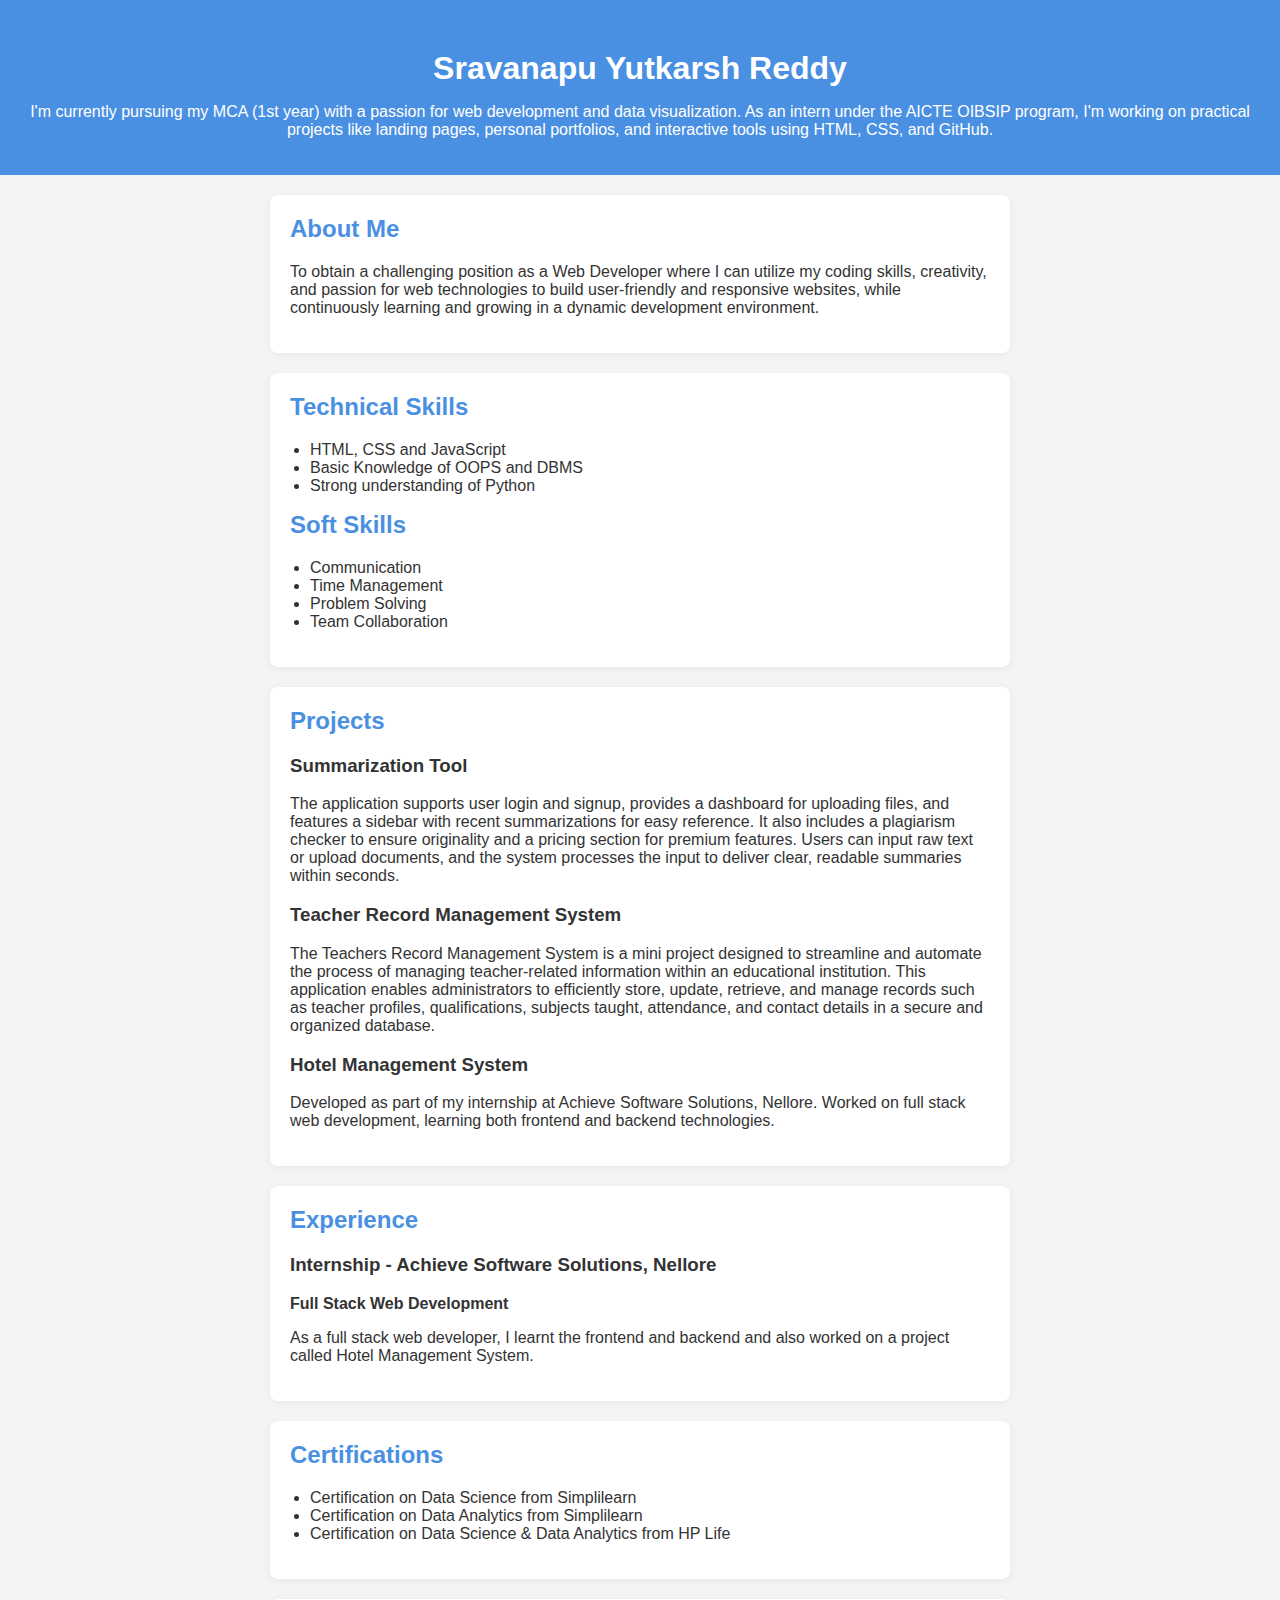
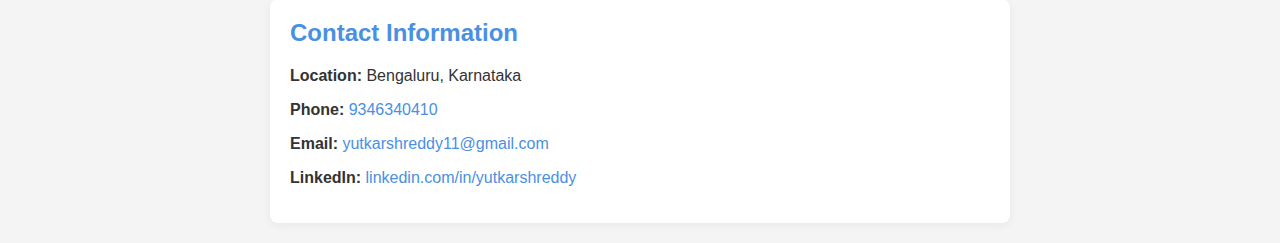
<file: Task2_Portfolio/index.html>
<!DOCTYPE html>
<html lang="en">
<head>
    <meta charset="UTF-8">
    <meta name="viewport" content="width=device-width, initial-scale=1.0">
    <title>My Portfolio</title>
    <link rel="stylesheet" href="styles.css">
</head>
<body>
    <header>
        <h1>Sravanapu Yutkarsh Reddy</h1>
        <p>I'm currently pursuing my MCA (1st year) with a passion for web development and data visualization. As an intern under the AICTE OIBSIP program, I'm working on practical projects like landing pages, personal portfolios, and interactive tools using HTML, CSS, and GitHub.</p>
    </header>
    <section id="about">
        <h2>About Me</h2>
        <p>To obtain a challenging position as a Web Developer where I can utilize my coding skills, creativity, and passion for web technologies to build user-friendly and responsive websites, while continuously learning and growing in a dynamic development environment.</p>
    </section>
    <section id="skills">
        <h2>Technical Skills</h2>
        <ul>
            <li>HTML, CSS and JavaScript</li>
            <li>Basic Knowledge of OOPS and DBMS</li>
            <li>Strong understanding of Python</li>
        </ul>
        <h2>Soft Skills</h2>
        <ul>
            <li>Communication</li>
            <li>Time Management</li>
            <li>Problem Solving</li>
            <li>Team Collaboration</li>
        </ul>
    </section>
    <section id="portfolio">
        <h2>Projects</h2>
        <h3>Summarization Tool</h3>
        <p>The application supports user login and signup, provides a dashboard for uploading files, and features a sidebar with recent summarizations for easy reference. It also includes a plagiarism checker to ensure originality and a pricing section for premium features. Users can input raw text or upload documents, and the system processes the input to deliver clear, readable summaries within seconds.</p>
        
        <h3>Teacher Record Management System</h3>
        <p>The Teachers Record Management System is a mini project designed to streamline and automate the process of managing teacher-related information within an educational institution. This application enables administrators to efficiently store, update, retrieve, and manage records such as teacher profiles, qualifications, subjects taught, attendance, and contact details in a secure and organized database.</p>
        
        <h3>Hotel Management System</h3>
        <p>Developed as part of my internship at Achieve Software Solutions, Nellore. Worked on full stack web development, learning both frontend and backend technologies.</p>
    </section>
    <section id="experience">
        <h2>Experience</h2>
        <h3>Internship - Achieve Software Solutions, Nellore</h3>
        <p><strong>Full Stack Web Development</strong></p>
        <p>As a full stack web developer, I learnt the frontend and backend and also worked on a project called Hotel Management System.</p>
    </section>
    <section id="certifications">
        <h2>Certifications</h2>
        <ul>
            <li>Certification on Data Science from Simplilearn</li>
            <li>Certification on Data Analytics from Simplilearn</li>
            <li>Certification on Data Science & Data Analytics from HP Life</li>
        </ul>
    </section>

    <section id="contact">
        <h2>Contact Information</h2>
        <p><strong>Location:</strong> Bengaluru, Karnataka</p>
        <p><strong>Phone:</strong> <a href="tel:9346340410">9346340410</a></p>
        <p><strong>Email:</strong> <a href="mailto:yutkarshreddy11@gmail.com">yutkarshreddy11@gmail.com</a></p>
        <p><strong>LinkedIn:</strong> <a href="https://www.linkedin.com/in/yutkarshreddy" target="_blank">linkedin.com/in/yutkarshreddy</a></p>
    </section>
</body>
</html>
</file>
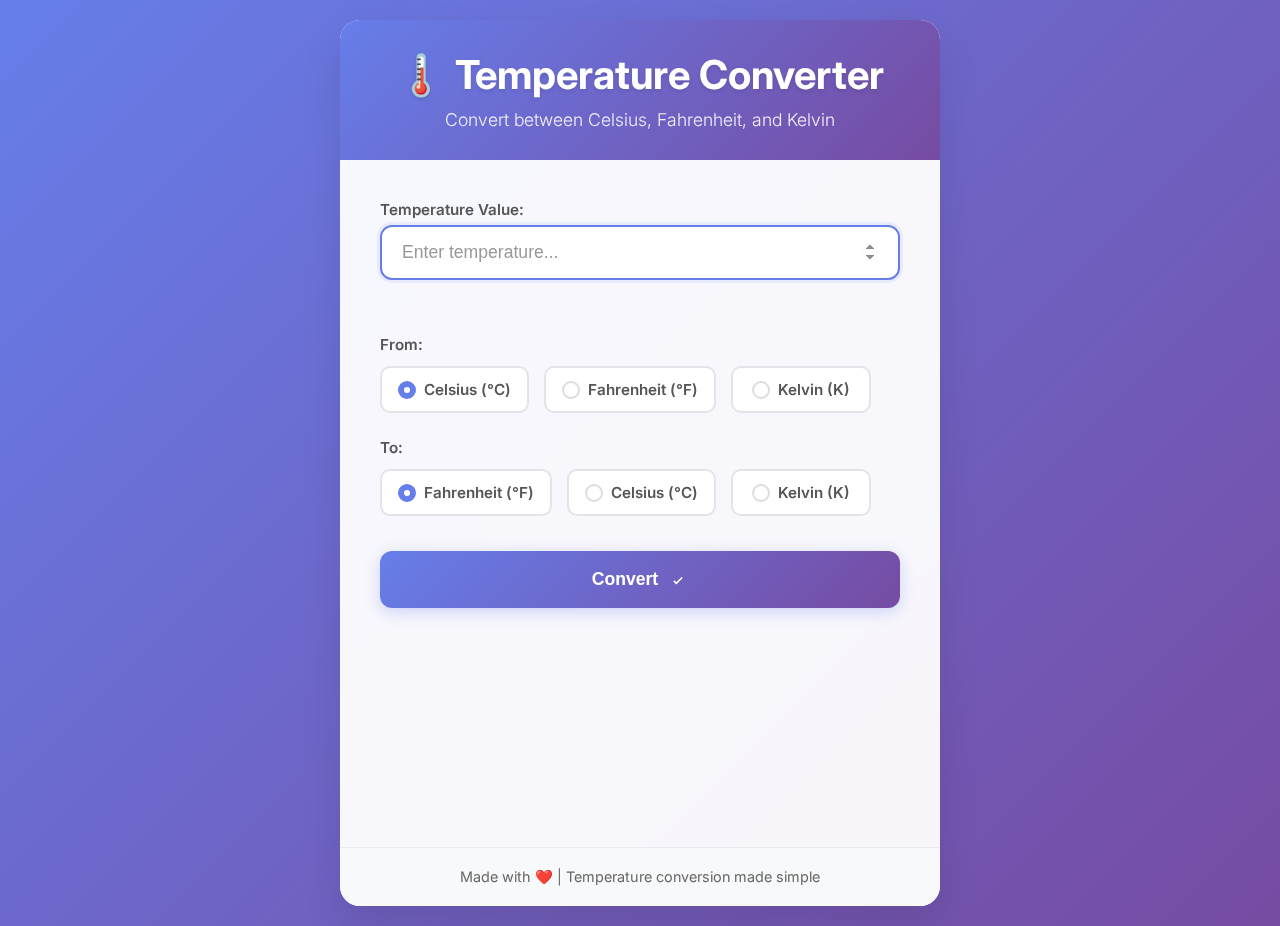
<file: Task3_TemperatureConverter/index.html>
<!DOCTYPE html>
<html lang="en">
<head>
    <meta charset="UTF-8">
    <meta name="viewport" content="width=device-width, initial-scale=1.0">
    <title>Temperature Converter</title>
    <link rel="stylesheet" href="styles.css">
    <link href="https://fonts.googleapis.com/css2?family=Inter:wght@300;400;500;600;700&display=swap" rel="stylesheet">
</head>
<body>
    <div class="container">
        <header>
            <h1>🌡️ Temperature Converter</h1>
            <p>Convert between Celsius, Fahrenheit, and Kelvin</p>
        </header>
        
        <main class="converter-card">
            <div class="input-section">
                <div class="input-group">
                    <label for="temperature">Temperature Value:</label>
                    <input 
                        type="number" 
                        id="temperature" 
                        placeholder="Enter temperature..."
                        step="0.01"
                        required
                    >
                    <span class="error-message" id="temperature-error"></span>
                </div>
                
                <div class="unit-selection">
                    <label>From:</label>
                    <div class="radio-group">
                        <label class="radio-option">
                            <input type="radio" name="fromUnit" value="celsius" checked>
                            <span class="radio-custom"></span>
                            Celsius (°C)
                        </label>
                        <label class="radio-option">
                            <input type="radio" name="fromUnit" value="fahrenheit">
                            <span class="radio-custom"></span>
                            Fahrenheit (°F)
                        </label>
                        <label class="radio-option">
                            <input type="radio" name="fromUnit" value="kelvin">
                            <span class="radio-custom"></span>
                            Kelvin (K)
                        </label>
                    </div>
                </div>
                
                <div class="unit-selection">
                    <label>To:</label>
                    <div class="radio-group">
                        <label class="radio-option">
                            <input type="radio" name="toUnit" value="fahrenheit" checked>
                            <span class="radio-custom"></span>
                            Fahrenheit (°F)
                        </label>
                        <label class="radio-option">
                            <input type="radio" name="toUnit" value="celsius">
                            <span class="radio-custom"></span>
                            Celsius (°C)
                        </label>
                        <label class="radio-option">
                            <input type="radio" name="toUnit" value="kelvin">
                            <span class="radio-custom"></span>
                            Kelvin (K)
                        </label>
                    </div>
                </div>
                
                <button id="convert-btn" class="convert-button">
                    <span>Convert</span>
                    <svg width="20" height="20" viewBox="0 0 24 24" fill="none" stroke="currentColor" stroke-width="2">
                        <path d="M7 13l3 3 7-7"/>
                    </svg>
                </button>
            </div>
            
            <div class="result-section" id="result-section">
                <div class="result-card" id="result-card">
                    <div class="result-icon">🌡️</div>
                    <div class="result-content">
                        <h3>Converted Temperature</h3>
                        <div class="result-value" id="result-value">--</div>
                        <div class="result-unit" id="result-unit">--</div>
                    </div>
                </div>
            </div>
        </main>
        
        <footer>
            <p>Made with ❤️ | Temperature conversion made simple</p>
        </footer>
    </div>
    
    <script src="script.js"></script>
</body>
</html>
</file>
<file: Task2_Portfolio/styles.css>
body {
    font-family: Arial, sans-serif;
    margin: 0;
    padding: 0;
    background: #f4f4f4;
    color: #333;
}
header {
    background: #4a90e2;
    color: #fff;
    text-align: center;
    padding: 40px 20px 20px 20px;
}
.profile-img {
    width: 150px;
    height: 150px;
    border-radius: 50%;
    border: 4px solid #fff;
    margin-bottom: 20px;
}
section {
    background: #fff;
    margin: 20px auto;
    padding: 20px;
    max-width: 700px;
    border-radius: 8px;
    box-shadow: 0 2px 8px rgba(0,0,0,0.05);
}
h1 {
    margin-top: 10px;
    margin-bottom: 10px;
}
h2 {
    color: #4a90e2;
    margin-top: 0;
}
ul {
    padding-left: 20px;
}
a {
    color: #4a90e2;
    text-decoration: none;
}
a:hover {
    text-decoration: underline;
}
@media (max-width: 600px) {
    section {
        padding: 10px;
        margin: 10px;
    }
    header {
        padding: 20px 10px 10px 10px;
    }
    .profile-img {
        width: 100px;
        height: 100px;
    }
}
</file>
<file: Task3_TemperatureConverter/styles.css>
* {
    margin: 0;
    padding: 0;
    box-sizing: border-box;
}

body {
    font-family: 'Inter', -apple-system, BlinkMacSystemFont, 'Segoe UI', Roboto, sans-serif;
    background: linear-gradient(135deg, #667eea 0%, #764ba2 100%);
    min-height: 100vh;
    display: flex;
    align-items: center;
    justify-content: center;
    padding: 20px;
    color: #333;
}

.container {
    width: 100%;
    max-width: 600px;
    background: rgba(255, 255, 255, 0.95);
    backdrop-filter: blur(10px);
    border-radius: 20px;
    box-shadow: 0 20px 40px rgba(0, 0, 0, 0.1);
    overflow: hidden;
    animation: slideUp 0.6s ease-out;
}

@keyframes slideUp {
    from {
        opacity: 0;
        transform: translateY(30px);
    }
    to {
        opacity: 1;
        transform: translateY(0);
    }
}

header {
    background: linear-gradient(135deg, #667eea 0%, #764ba2 100%);
    color: white;
    padding: 30px;
    text-align: center;
}

header h1 {
    font-size: 2.5rem;
    font-weight: 700;
    margin-bottom: 10px;
    text-shadow: 0 2px 4px rgba(0, 0, 0, 0.1);
}

header p {
    font-size: 1.1rem;
    opacity: 0.9;
    font-weight: 300;
}

.converter-card {
    padding: 40px;
}

.input-section {
    display: flex;
    flex-direction: column;
    gap: 25px;
}

.input-group {
    display: flex;
    flex-direction: column;
    gap: 8px;
}

.input-group label {
    font-weight: 600;
    color: #555;
    font-size: 0.95rem;
}

.input-group input {
    padding: 15px 20px;
    border: 2px solid #e1e5e9;
    border-radius: 12px;
    font-size: 1.1rem;
    transition: all 0.3s ease;
    background: white;
}

.input-group input:focus {
    outline: none;
    border-color: #667eea;
    box-shadow: 0 0 0 3px rgba(102, 126, 234, 0.1);
    transform: translateY(-2px);
}

.input-group input::placeholder {
    color: #999;
}

.error-message {
    color: #e74c3c;
    font-size: 0.85rem;
    font-weight: 500;
    min-height: 20px;
    display: block;
}

.unit-selection {
    display: flex;
    flex-direction: column;
    gap: 12px;
}

.unit-selection label {
    font-weight: 600;
    color: #555;
    font-size: 0.95rem;
}

.radio-group {
    display: flex;
    gap: 15px;
    flex-wrap: wrap;
}

.radio-option {
    display: flex;
    align-items: center;
    gap: 8px;
    cursor: pointer;
    padding: 12px 16px;
    border: 2px solid #e1e5e9;
    border-radius: 10px;
    transition: all 0.3s ease;
    background: white;
    font-weight: 500;
    min-width: 140px;
    justify-content: center;
}

.radio-option:hover {
    border-color: #667eea;
    background: #f8f9ff;
    transform: translateY(-2px);
}

.radio-option input[type="radio"] {
    display: none;
}

.radio-custom {
    width: 18px;
    height: 18px;
    border: 2px solid #ddd;
    border-radius: 50%;
    position: relative;
    transition: all 0.3s ease;
}

.radio-option input[type="radio"]:checked + .radio-custom {
    border-color: #667eea;
    background: #667eea;
}

.radio-option input[type="radio"]:checked + .radio-custom::after {
    content: '';
    position: absolute;
    top: 50%;
    left: 50%;
    transform: translate(-50%, -50%);
    width: 6px;
    height: 6px;
    background: white;
    border-radius: 50%;
}

.radio-option input[type="radio"]:checked ~ span {
    color: #667eea;
}

.convert-button {
    background: linear-gradient(135deg, #667eea 0%, #764ba2 100%);
    color: white;
    border: none;
    padding: 18px 30px;
    border-radius: 12px;
    font-size: 1.1rem;
    font-weight: 600;
    cursor: pointer;
    transition: all 0.3s ease;
    display: flex;
    align-items: center;
    justify-content: center;
    gap: 10px;
    margin-top: 10px;
    box-shadow: 0 4px 15px rgba(102, 126, 234, 0.3);
}

.convert-button:hover {
    transform: translateY(-3px);
    box-shadow: 0 8px 25px rgba(102, 126, 234, 0.4);
}

.convert-button:active {
    transform: translateY(-1px);
}

.convert-button:disabled {
    opacity: 0.6;
    cursor: not-allowed;
    transform: none;
}

.result-section {
    margin-top: 30px;
    opacity: 0;
    transform: translateY(20px);
    transition: all 0.5s ease;
}

.result-section.show {
    opacity: 1;
    transform: translateY(0);
}

.result-card {
    background: linear-gradient(135deg, #f093fb 0%, #f5576c 100%);
    color: white;
    padding: 30px;
    border-radius: 16px;
    text-align: center;
    box-shadow: 0 10px 30px rgba(240, 147, 251, 0.3);
    display: flex;
    align-items: center;
    gap: 20px;
}

.result-icon {
    font-size: 3rem;
    animation: pulse 2s infinite;
}

@keyframes pulse {
    0%, 100% { transform: scale(1); }
    50% { transform: scale(1.1); }
}

.result-content h3 {
    font-size: 1.2rem;
    font-weight: 600;
    margin-bottom: 10px;
    opacity: 0.9;
}

.result-value {
    font-size: 2.5rem;
    font-weight: 700;
    margin-bottom: 5px;
    text-shadow: 0 2px 4px rgba(0, 0, 0, 0.1);
}

.result-unit {
    font-size: 1.1rem;
    font-weight: 500;
    opacity: 0.9;
}

footer {
    background: #f8f9fa;
    padding: 20px;
    text-align: center;
    color: #666;
    font-size: 0.9rem;
    border-top: 1px solid #e9ecef;
}

/* Responsive Design */
@media (max-width: 768px) {
    .container {
        margin: 10px;
        border-radius: 15px;
    }
    
    header {
        padding: 25px 20px;
    }
    
    header h1 {
        font-size: 2rem;
    }
    
    .converter-card {
        padding: 25px 20px;
    }
    
    .radio-group {
        flex-direction: column;
        gap: 10px;
    }
    
    .radio-option {
        min-width: auto;
        justify-content: flex-start;
    }
    
    .result-card {
        flex-direction: column;
        gap: 15px;
        padding: 25px 20px;
    }
    
    .result-value {
        font-size: 2rem;
    }
}

@media (max-width: 480px) {
    body {
        padding: 10px;
    }
    
    header h1 {
        font-size: 1.8rem;
    }
    
    .converter-card {
        padding: 20px 15px;
    }
    
    .input-group input {
        padding: 12px 15px;
        font-size: 1rem;
    }
    
    .convert-button {
        padding: 15px 25px;
        font-size: 1rem;
    }
}
</file>
